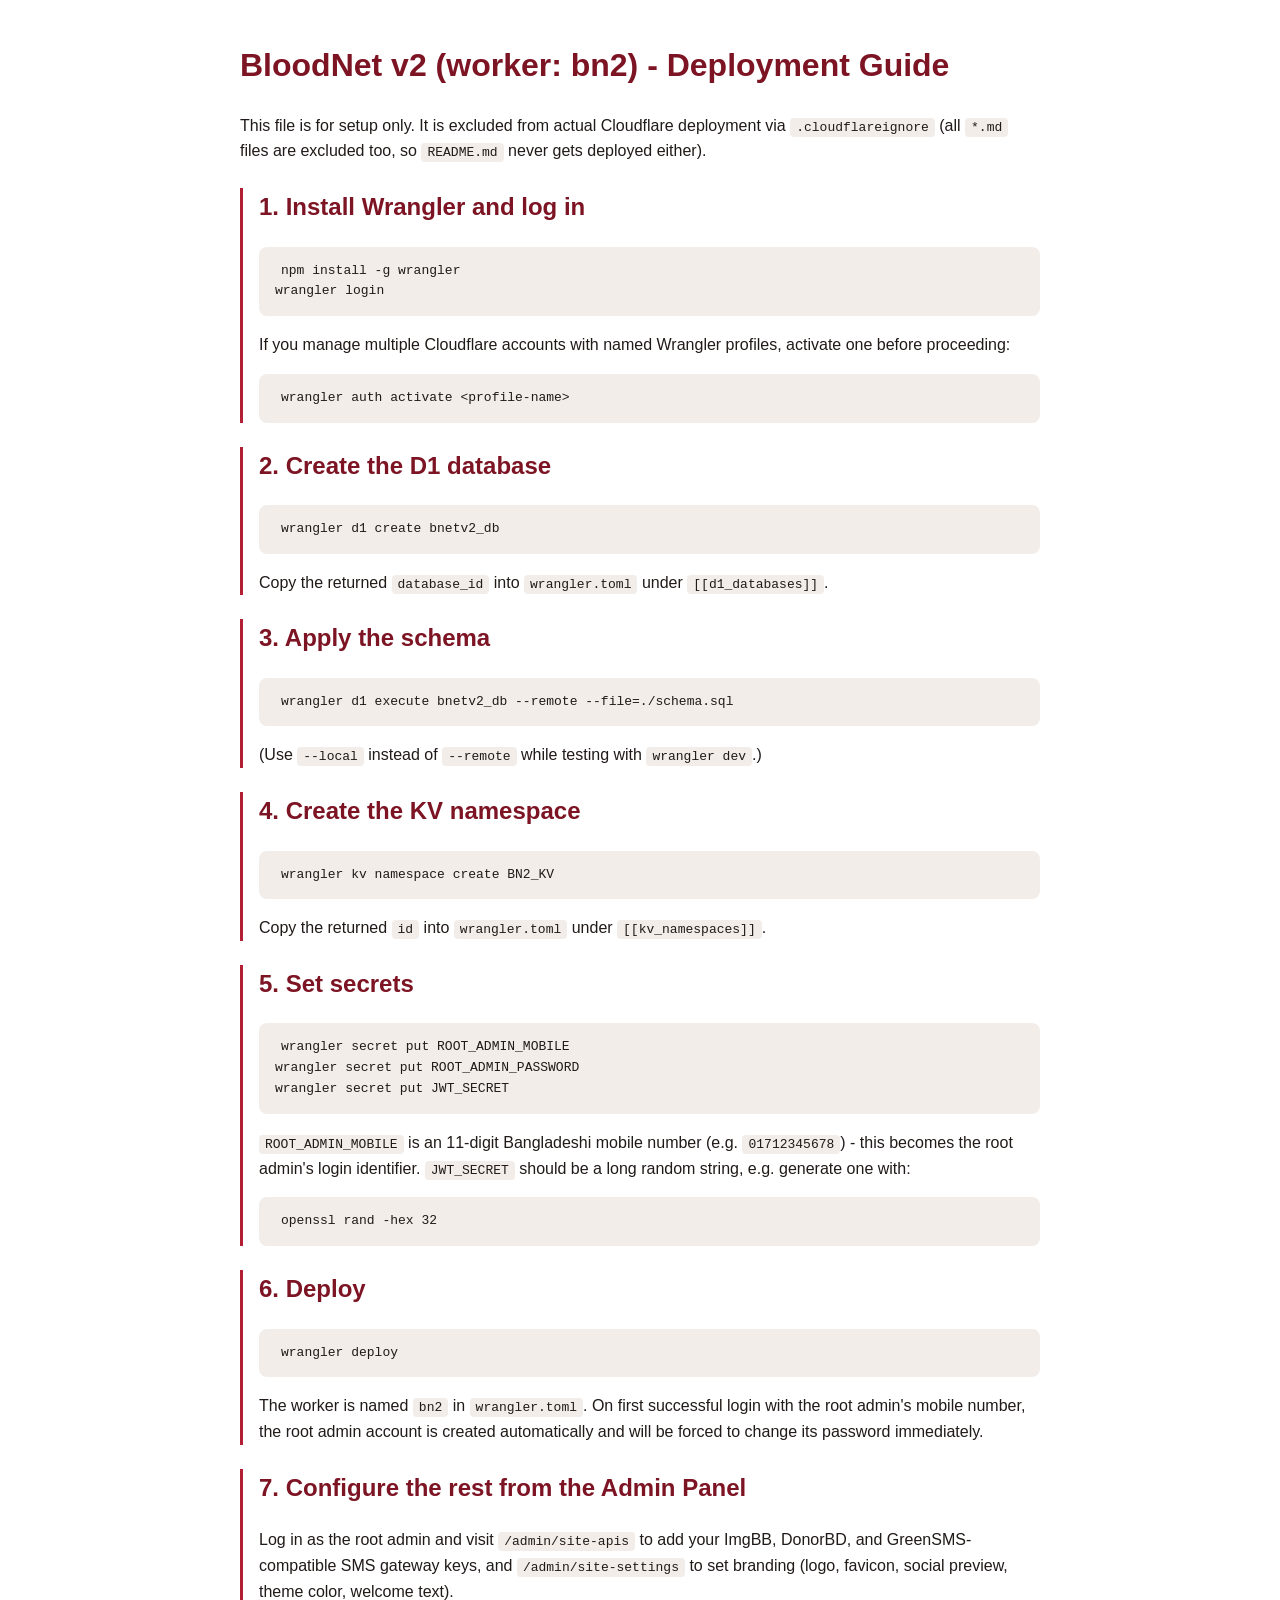
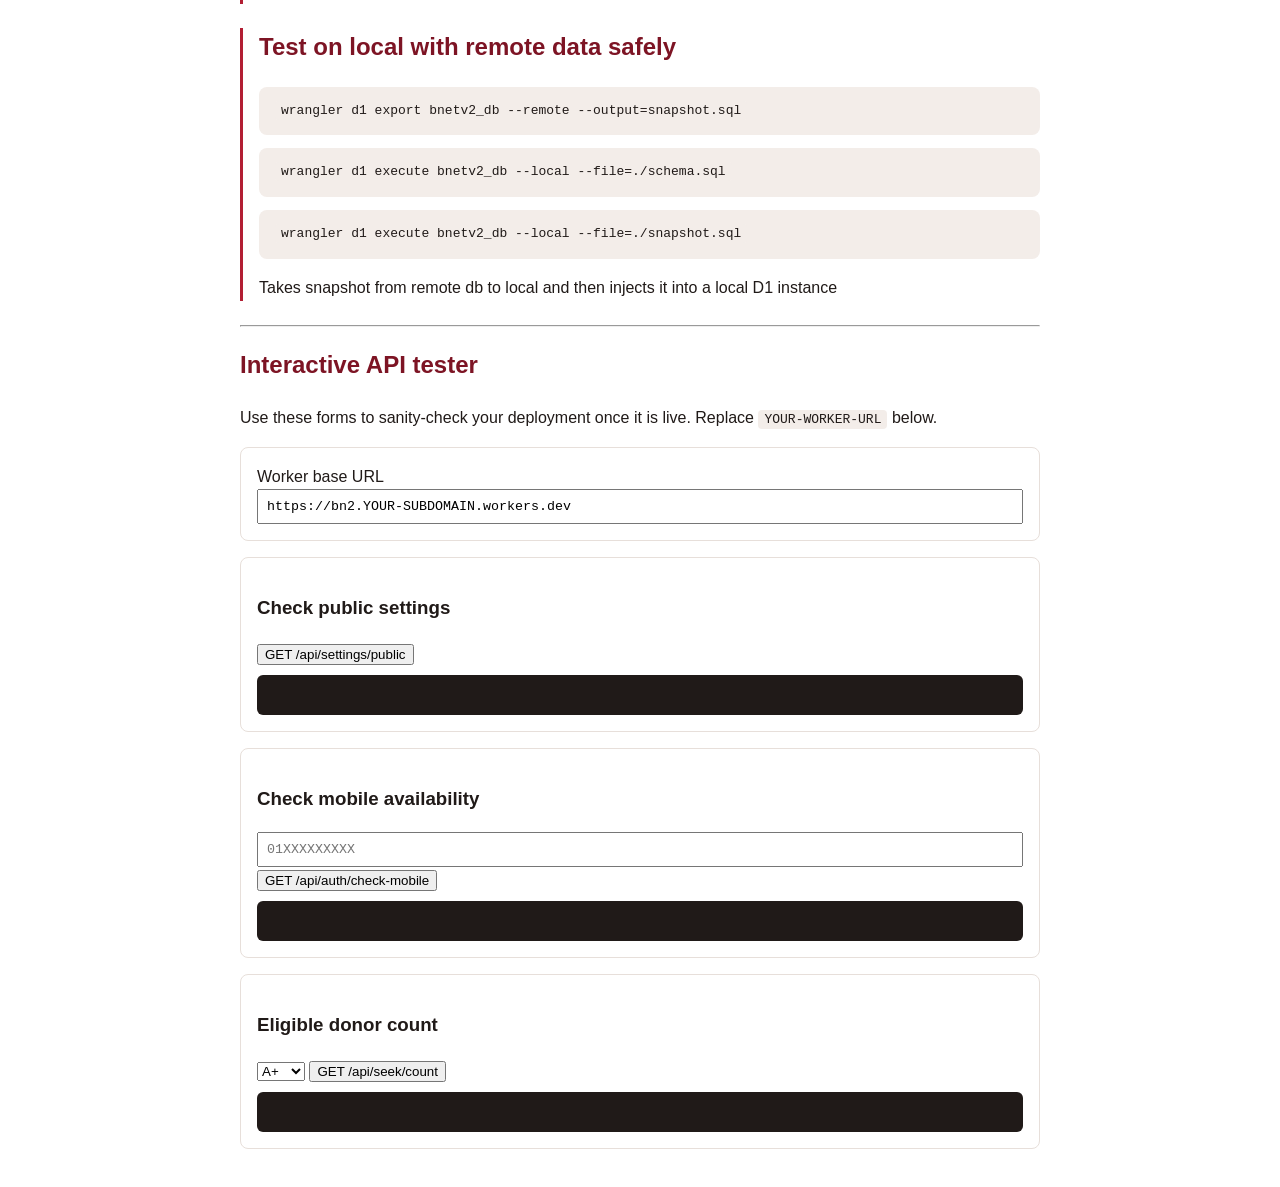
<file: cloudflare-ignore/instructions.html>
<!DOCTYPE html>
<html lang="en">
<head>
<meta charset="UTF-8">
<title>BloodNet v2 (bn2) - Deployment Instructions</title>
<style>
  body { font-family: -apple-system, Segoe UI, Roboto, sans-serif; max-width: 800px; margin: 40px auto; padding: 0 20px; line-height: 1.6; color: #201a18; }
  h1, h2 { color: #7d1424; }
  pre { background: #f3ede9; padding: 14px 16px; border-radius: 8px; overflow-x: auto; }
  code { background: #f3ede9; padding: 2px 6px; border-radius: 4px; }
  .step { border-left: 3px solid #b21e33; padding-left: 16px; margin: 24px 0; }
  button.copy { font-size: 0.75rem; padding: 4px 10px; margin-left: 8px; cursor: pointer; }
  .box { background: #fff; border: 1px solid #e7dfda; border-radius: 8px; padding: 16px; margin: 16px 0; }
  input, textarea { width: 100%; padding: 8px; font-family: monospace; box-sizing: border-box; }
  .result { background: #201a18; color: #d4f7e6; padding: 10px 12px; border-radius: 6px; font-family: monospace; font-size: 0.85rem; white-space: pre-wrap; margin-top: 8px; min-height: 20px; }
</style>
</head>
<body>
<h1>BloodNet v2 (worker: bn2) - Deployment Guide</h1>
<p>This file is for setup only. It is excluded from actual Cloudflare deployment via <code>.cloudflareignore</code> (all <code>*.md</code> files are excluded too, so <code>README.md</code> never gets deployed either).</p>

<div class="step">
  <h2>1. Install Wrangler and log in</h2>
  <pre><code>npm install -g wrangler
wrangler login</code></pre>
  <p>If you manage multiple Cloudflare accounts with named Wrangler profiles, activate one before proceeding:</p>
  <pre><code>wrangler auth activate &lt;profile-name&gt;</code></pre>
</div>

<div class="step">
  <h2>2. Create the D1 database</h2>
  <pre><code>wrangler d1 create bnetv2_db</code></pre>
  <p>Copy the returned <code>database_id</code> into <code>wrangler.toml</code> under <code>[[d1_databases]]</code>.</p>
</div>

<div class="step">
  <h2>3. Apply the schema</h2>
  <pre><code>wrangler d1 execute bnetv2_db --remote --file=./schema.sql</code></pre>
  <p>(Use <code>--local</code> instead of <code>--remote</code> while testing with <code>wrangler dev</code>.)</p>
</div>

<div class="step">
  <h2>4. Create the KV namespace</h2>
  <pre><code>wrangler kv namespace create BN2_KV</code></pre>
  <p>Copy the returned <code>id</code> into <code>wrangler.toml</code> under <code>[[kv_namespaces]]</code>.</p>
</div>

<div class="step">
  <h2>5. Set secrets</h2>
  <pre><code>wrangler secret put ROOT_ADMIN_MOBILE
wrangler secret put ROOT_ADMIN_PASSWORD
wrangler secret put JWT_SECRET</code></pre>
  <p><code>ROOT_ADMIN_MOBILE</code> is an 11-digit Bangladeshi mobile number (e.g. <code>01712345678</code>) - this becomes the root admin's login identifier. <code>JWT_SECRET</code> should be a long random string, e.g. generate one with:</p>
  <pre><code>openssl rand -hex 32</code></pre>
</div>

<div class="step">
  <h2>6. Deploy</h2>
  <pre><code>wrangler deploy</code></pre>
  <p>The worker is named <code>bn2</code> in <code>wrangler.toml</code>. On first successful login with the root admin's mobile number, the root admin account is created automatically and will be forced to change its password immediately.</p>
</div>

<div class="step">
  <h2>7. Configure the rest from the Admin Panel</h2>
  <p>Log in as the root admin and visit <code>/admin/site-apis</code> to add your ImgBB, DonorBD, and GreenSMS-compatible SMS gateway keys, and <code>/admin/site-settings</code> to set branding (logo, favicon, social preview, theme color, welcome text).</p>
</div>

<div class="step">
  <h2>Test on local with remote data safely</h2>
  <pre><code>wrangler d1 export bnetv2_db --remote --output=snapshot.sql</code></pre>
  <pre><code>wrangler d1 execute bnetv2_db --local --file=./schema.sql</code></pre>
  <pre><code>wrangler d1 execute bnetv2_db --local --file=./snapshot.sql</code></pre>
  <p>Takes snapshot from remote db to local and then injects it into a local D1 instance</p>
</div>

<hr>
<h2>Interactive API tester</h2>
<p>Use these forms to sanity-check your deployment once it is live. Replace <code>YOUR-WORKER-URL</code> below.</p>

<div class="box">
  <label>Worker base URL</label>
  <input id="baseUrl" value="https://bn2.YOUR-SUBDOMAIN.workers.dev">
</div>

<div class="box">
  <h3>Check public settings</h3>
  <button onclick="testGet('/api/settings/public')">GET /api/settings/public</button>
  <div id="out1" class="result"></div>
</div>

<div class="box">
  <h3>Check mobile availability</h3>
  <input id="mobileCheck" placeholder="01XXXXXXXXX">
  <button onclick="testGet('/api/auth/check-mobile?mobile=' + document.getElementById('mobileCheck').value, 'out2')">GET /api/auth/check-mobile</button>
  <div id="out2" class="result"></div>
</div>

<div class="box">
  <h3>Eligible donor count</h3>
  <select id="bgSelect">
    <option>A+</option><option>A-</option><option>B+</option><option>B-</option>
    <option>O+</option><option>O-</option><option>AB+</option><option>AB-</option>
  </select>
  <button onclick="testGet('/api/seek/count?bloodGroup=' + document.getElementById('bgSelect').value, 'out3')">GET /api/seek/count</button>
  <div id="out3" class="result"></div>
</div>

<script>
async function testGet(path, outId) {
  outId = outId || 'out1';
  const base = document.getElementById('baseUrl').value.replace(/\/$/, '');
  const out = document.getElementById(outId);
  out.textContent = 'Loading...';
  try {
    const res = await fetch(base + path);
    const data = await res.json();
    out.textContent = JSON.stringify(data, null, 2);
  } catch (e) {
    out.textContent = 'Error: ' + e.message;
  }
}
</script>
</body>
</html>
</file>
